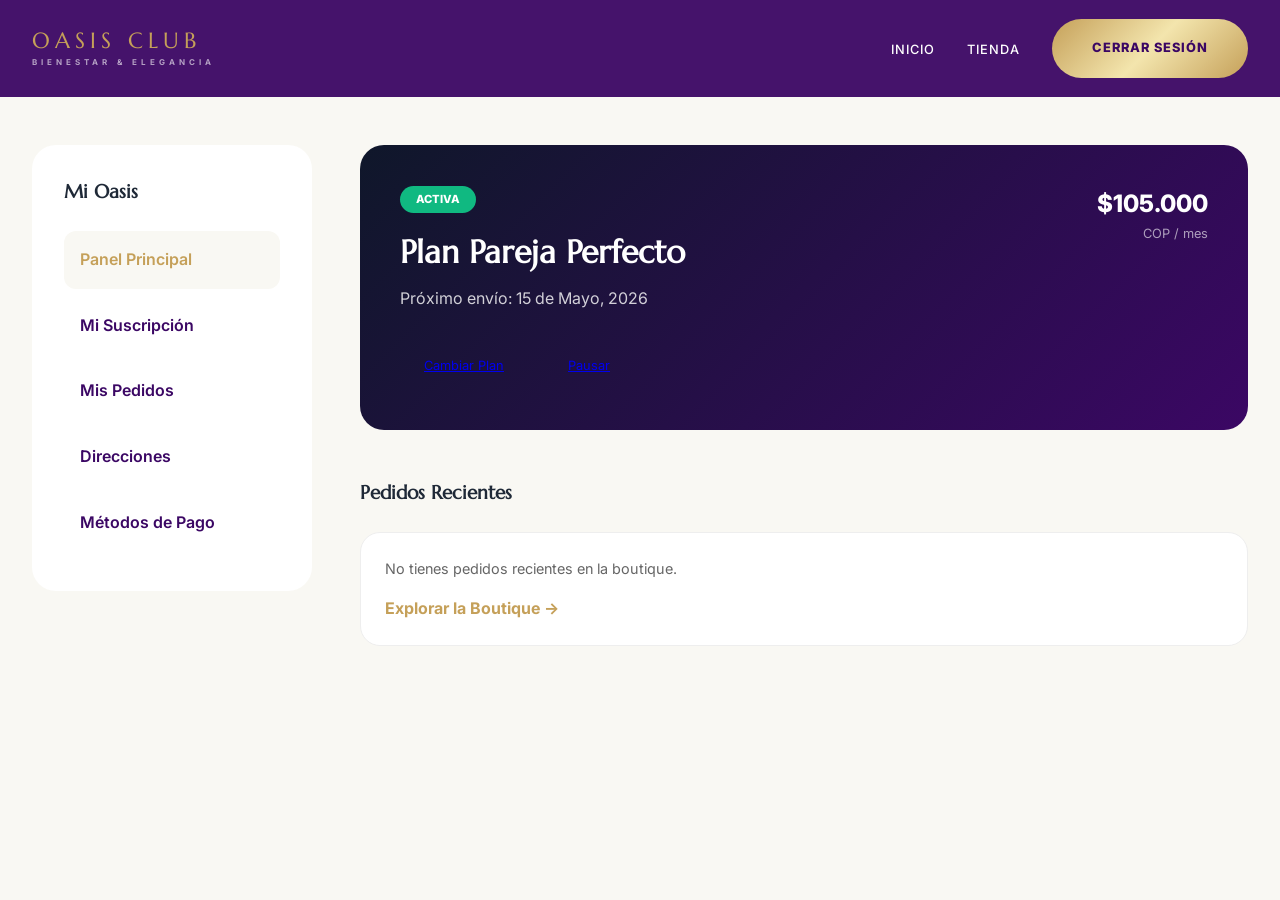
<file: account.html>
<!DOCTYPE html>
<html lang="es">
<head>
    <meta charset="UTF-8">
    <meta name="viewport" content="width=device-width, initial-scale=1.0">
    <meta name="description" content="Panel de cuenta Oasis Club: administra suscripción, pedidos, direcciones y perfil en un solo lugar.">
    <meta name="robots" content="noindex,follow">
    <link rel="canonical" href="https://oasisclub.co/account/">
    <meta property="og:type" content="website">
    <meta property="og:title" content="Mi Cuenta | Oasis Club">
    <meta property="og:description" content="Gestiona tu plan y actividad de compra en Oasis Club desde tu panel de cuenta.">
    <meta property="og:url" content="https://oasisclub.co/account/">
    <meta property="og:image" content="https://oasisclub.co/hero.png">
    <meta name="twitter:card" content="summary_large_image">
    <title>Mi Cuenta | Oasis Club</title>
    <link href="https://fonts.googleapis.com/css2?family=Marcellus&family=Inter:wght@300;400;700&display=swap" rel="stylesheet">
    <link rel="stylesheet" href="style.css">
</head>
<body style="background: var(--bg-cream);">
    <nav id="main-nav">
        <div class="container">
            <div class="nav-brand">
                <a href="index.html" class="logo">OASIS CLUB</a>
                <div class="slogan-nav">BIENESTAR & ELEGANCIA</div>
            </div>
            <ul class="nav-links">
                <li><a href="index.html">Inicio</a></li>
                <li><a href="index.html#boutique">Tienda</a></li>
                <li><a href="auth.html" class="btn-nav-accent">Cerrar Sesión</a></li>
            </ul>
        </div>
    </nav>

    <main class="container">
        <div class="account-grid reveal">
            <!-- MENÚ LATERAL -->
            <aside class="account-nav">
                <h3 style="font-family: var(--font-heading); margin-bottom: 1.5rem;">Mi Oasis</h3>
                <ul>
                    <li><a href="account.html" class="active">Panel Principal</a></li>
                    <li><a href="membership.html#planes">Mi Suscripción</a></li>
                    <li><a href="checkout.html">Mis Pedidos</a></li>
                    <li><a href="contacto.html">Direcciones</a></li>
                    <li><a href="checkout.html">Métodos de Pago</a></li>
                </ul>
            </aside>

            <!-- CONTENIDO PRINCIPAL -->
            <div class="account-content">
                <div class="subscription-card">
                    <div style="display: flex; justify-content: space-between; align-items: flex-start;">
                        <div>
                            <span class="subscription-status">ACTIVA</span>
                            <h2 style="font-family: var(--font-heading); font-size: 2rem; margin-top: 1rem;">Plan Pareja Perfecto</h2>
                            <p style="opacity: 0.8; margin-top: 0.5rem;">Próximo envío: 15 de Mayo, 2026</p>
                        </div>
                        <div style="text-align: right;">
                            <span style="font-size: 1.5rem; font-weight: 800;">$105.000</span>
                            <p style="font-size: 0.8rem; opacity: 0.6;">COP / mes</p>
                        </div>
                    </div>
                    <div style="margin-top: 2rem; display: flex; gap: 1rem;">
                        <a href="membership.html#planes" class="btn-glass" style="padding: 0.8rem 1.5rem; font-size: 0.8rem;">Cambiar Plan</a>
                        <a href="contacto.html" class="btn-glass" style="padding: 0.8rem 1.5rem; font-size: 0.8rem; border-color: rgba(255,255,255,0.2);">Pausar</a>
                    </div>
                </div>

                <div style="margin-top: 3rem;">
                    <h3 style="font-family: var(--font-heading); margin-bottom: 1.5rem;">Pedidos Recientes</h3>
                    <div style="background: white; padding: 1.5rem; border-radius: 20px; border: 1px solid #eee;">
                        <p style="color: #666; font-size: 0.9rem;">No tienes pedidos recientes en la boutique.</p>
                        <a href="index.html#boutique" style="color: var(--oasis-gold); font-weight: 700; text-decoration: none; display: block; margin-top: 1rem;">Explorar la Boutique →</a>
                    </div>
                </div>
            </div>
        </div>
    </main>

    <script src="main.js"></script>
</body>
</html>
</file>
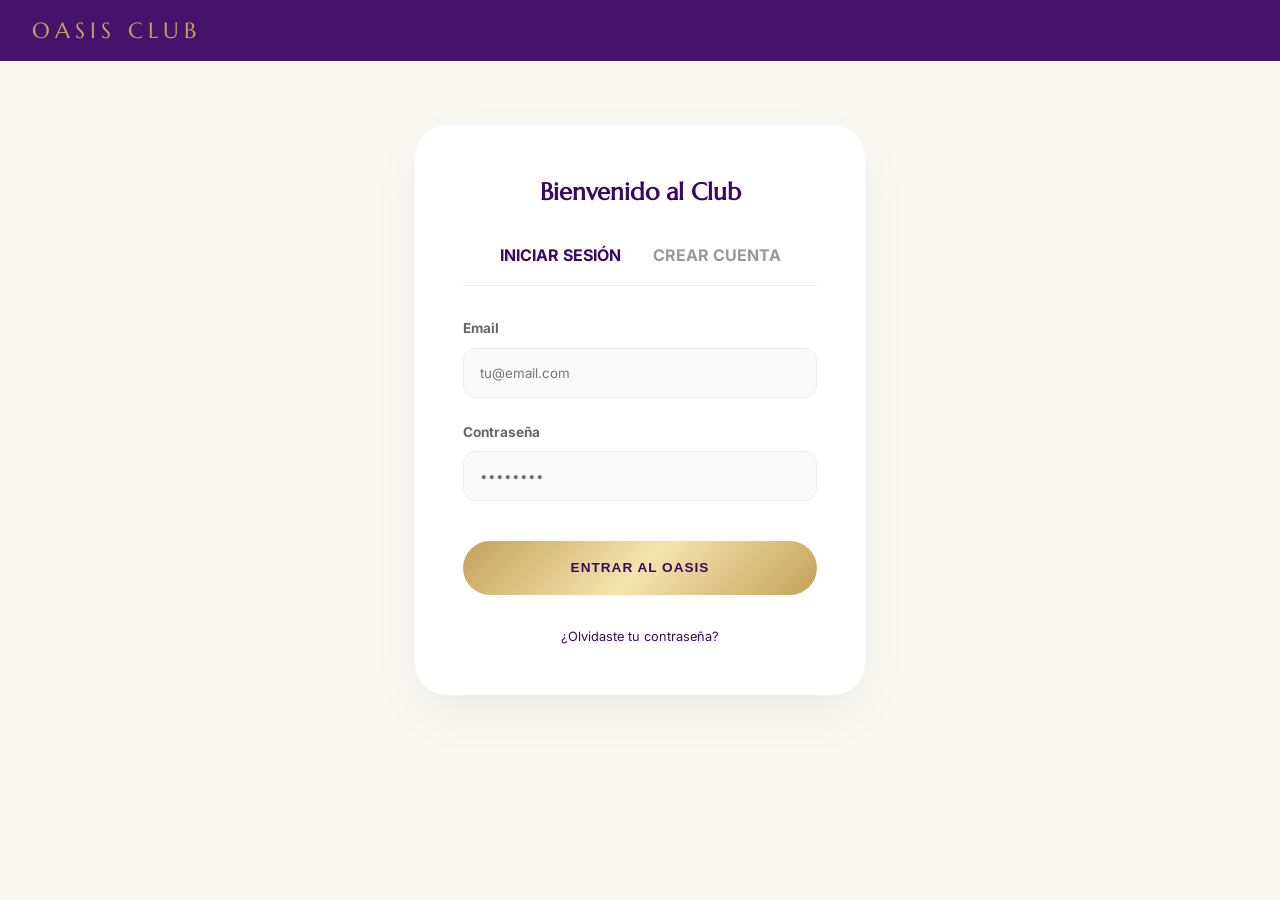
<file: auth.html>
<!DOCTYPE html>
<html lang="es">
<head>
    <meta charset="UTF-8">
    <meta name="viewport" content="width=device-width, initial-scale=1.0">
    <meta name="description" content="Accede o crea tu cuenta en Oasis Club para gestionar membresías, pedidos y beneficios exclusivos.">
    <meta name="robots" content="noindex,follow">
    <link rel="canonical" href="https://oasisclub.co/auth/">
    <meta property="og:type" content="website">
    <meta property="og:title" content="Mi Cuenta Oasis Club | Ingreso Seguro">
    <meta property="og:description" content="Inicia sesión en Oasis Club para administrar tu experiencia de compra y membresía.">
    <meta property="og:url" content="https://oasisclub.co/auth/">
    <meta property="og:image" content="https://oasisclub.co/hero.png">
    <meta name="twitter:card" content="summary_large_image">
    <title>Unirse al Club | Oasis Club</title>
    <link href="https://fonts.googleapis.com/css2?family=Marcellus&family=Inter:wght@300;400;700&display=swap" rel="stylesheet">
    <link rel="stylesheet" href="style.css">
</head>
<body style="background: var(--bg-cream);">
    <nav id="main-nav">
        <div class="container">
            <div class="nav-brand">
                <a href="index.html" class="logo">OASIS CLUB</a>
            </div>
        </div>
    </nav>

    <div class="auth-container reveal">
        <h2 style="font-family: var(--font-heading); text-align: center; color: var(--oasis-purple); margin-bottom: 2rem;">Bienvenido al Club</h2>
        
        <div class="tabs" style="display: flex; gap: 2rem; justify-content: center; margin-bottom: 2rem; border-bottom: 1px solid #eee; padding-bottom: 1rem;">
            <a href="auth.html" style="text-decoration: none; font-weight: 700; color: var(--oasis-purple);">INICIAR SESIÓN</a>
            <a href="auth.html?tab=registro" style="text-decoration: none; font-weight: 700; color: #999;">CREAR CUENTA</a>
        </div>

        <form>
            <div class="form-group">
                <label>Email</label>
                <input type="email" placeholder="tu@email.com">
            </div>
            <div class="form-group">
                <label>Contraseña</label>
                <input type="password" placeholder="••••••••">
            </div>
            <button class="btn-primary" style="width: 100%; margin-top: 1rem;">Entrar al Oasis</button>
            
            <p style="text-align: center; margin-top: 2rem; font-size: 0.8rem;">
                <a href="contacto.html" style="color: var(--oasis-purple); text-decoration: none;">¿Olvidaste tu contraseña?</a>
            </p>
        </form>
    </div>

    <script src="main.js"></script>
</body>
</html>
</file>
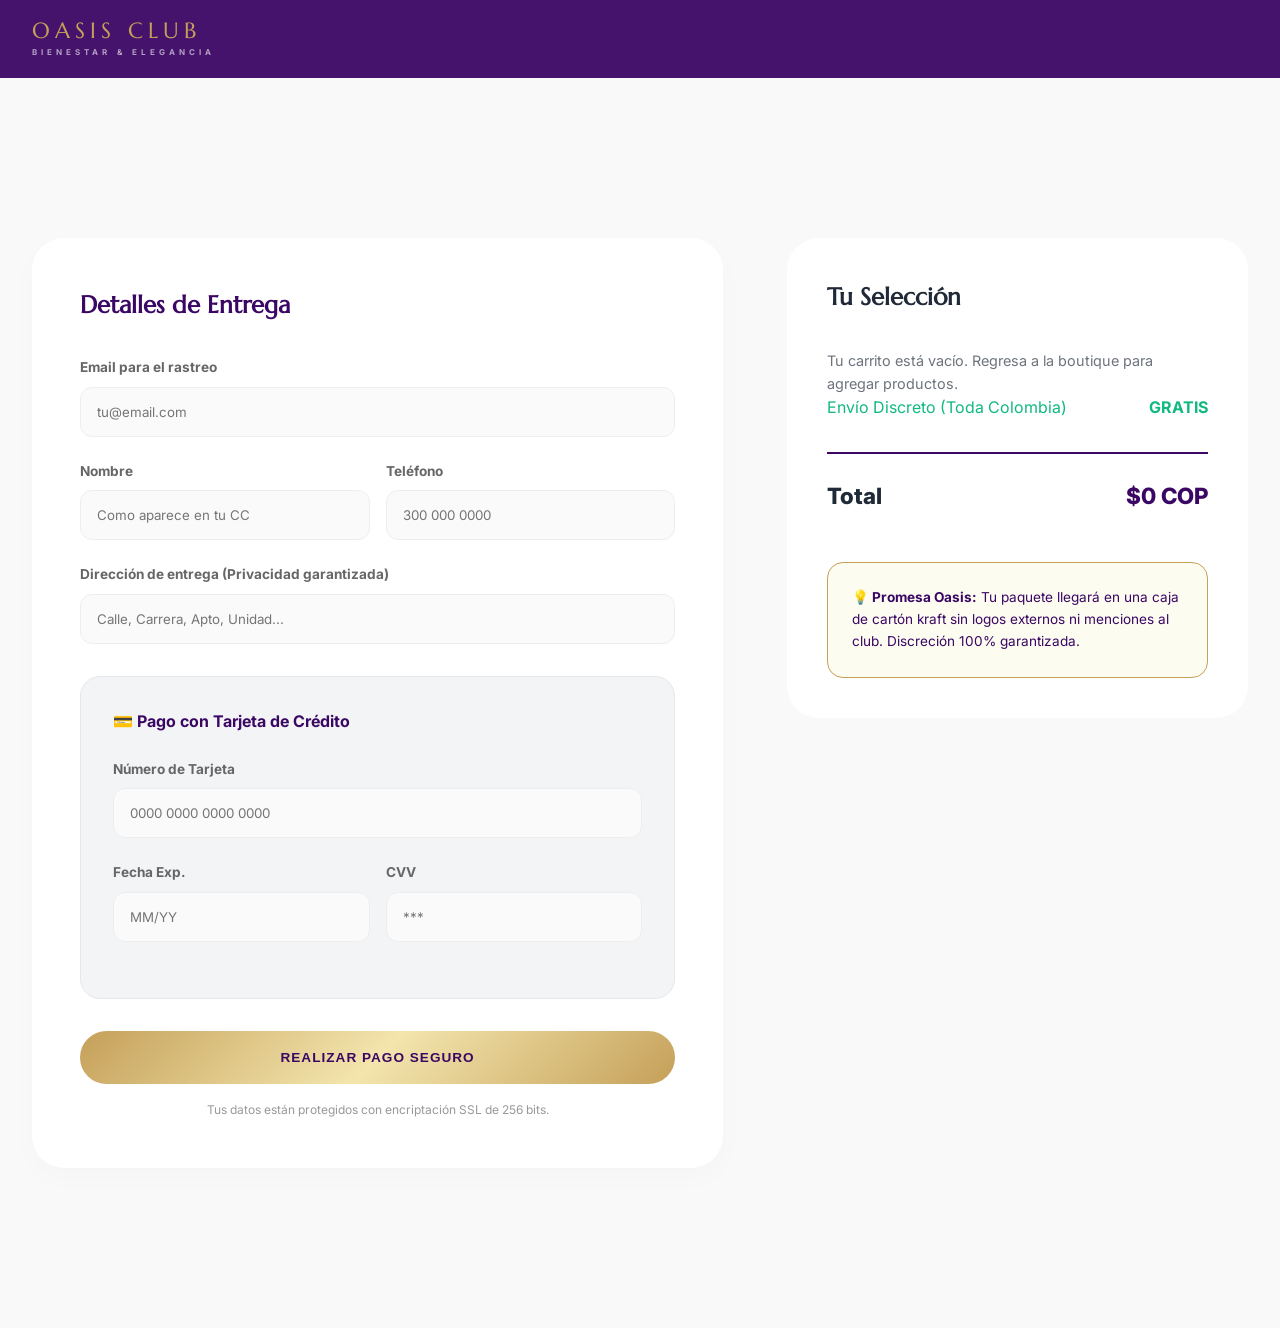
<file: checkout.html>
<!DOCTYPE html>
<html lang="es">
<head>
    <meta charset="UTF-8">
    <meta name="viewport" content="width=device-width, initial-scale=1.0">
    <meta name="description" content="Finaliza tu compra en Oasis Club de forma segura, con protección de datos y envío discreto a toda Colombia.">
    <meta name="robots" content="noindex,follow">
    <link rel="canonical" href="https://oasisclub.co/checkout/">
    <meta property="og:type" content="website">
    <meta property="og:title" content="Checkout Oasis Club | Pago Seguro">
    <meta property="og:description" content="Completa tu pedido en Oasis Club con proceso seguro, privado y confiable.">
    <meta property="og:url" content="https://oasisclub.co/checkout/">
    <meta property="og:image" content="https://oasisclub.co/hero.png">
    <meta name="twitter:card" content="summary_large_image">
    <title>Finalizar Pedido | Oasis Club</title>
    <link rel="preconnect" href="https://fonts.googleapis.com">
    <link rel="preconnect" href="https://fonts.gstatic.com" crossorigin>
    <link href="https://fonts.googleapis.com/css2?family=Marcellus&family=Inter:wght@300;400;500;700&display=swap" rel="stylesheet">
    <link rel="stylesheet" href="style.css">
</head>
<body style="background: #f9f9f9;">
    <nav id="main-nav">
        <div class="container">
            <div class="nav-brand">
                <a href="index.html" class="logo">OASIS CLUB</a>
                <div class="slogan-nav">BIENESTAR & ELEGANCIA</div>
            </div>
        </div>
    </nav>

    <main class="section">
        <div class="container">
            <div class="checkout-grid">
                <!-- FORMULARIO DE ENVÍO Y PAGO -->
                <div class="checkout-form reveal">
                    <h2 style="font-family: var(--font-heading); margin-bottom: 2rem; color: var(--oasis-purple);">Detalles de Entrega</h2>
                    
                    <div class="form-group">
                        <label>Email para el rastreo</label>
                        <input type="email" placeholder="tu@email.com">
                    </div>
                    
                    <div class="checkout-row-two">
                        <div class="form-group">
                            <label>Nombre</label>
                            <input type="text" placeholder="Como aparece en tu CC">
                        </div>
                        <div class="form-group">
                            <label>Teléfono</label>
                            <input type="tel" placeholder="300 000 0000">
                        </div>
                    </div>

                    <div class="form-group">
                        <label>Dirección de entrega (Privacidad garantizada)</label>
                        <input type="text" placeholder="Calle, Carrera, Apto, Unidad...">
                    </div>

                    <!-- MÓDULO DE PAGO CON TARJETA -->
                    <div class="card-input-wrapper">
                        <h3 style="font-size: 1rem; margin-bottom: 1.5rem; color: var(--oasis-purple);">💳 Pago con Tarjeta de Crédito</h3>
                        <div class="form-group">
                            <label>Número de Tarjeta</label>
                            <input type="text" placeholder="0000 0000 0000 0000">
                        </div>
                        <div class="checkout-row-two">
                            <div class="form-group">
                                <label>Fecha Exp.</label>
                                <input type="text" placeholder="MM/YY">
                            </div>
                            <div class="form-group">
                                <label>CVV</label>
                                <input type="password" placeholder="***">
                            </div>
                        </div>
                    </div>

                    <button id="main-checkout-btn" class="btn-primary" style="width: 100%; margin-top: 2rem;">Realizar Pago Seguro</button>
                    <p style="text-align: center; margin-top: 1rem; font-size: 0.75rem; color: #999;">
                        Tus datos están protegidos con encriptación SSL de 256 bits.
                    </p>
                </div>

                <!-- RESUMEN DEL PEDIDO -->
                <div class="checkout-summary reveal delay-1">
                    <div class="checkout-summary-card" style="background: white; padding: 2.5rem; border-radius: 32px;">
                        <h2 style="font-family: var(--font-heading); margin-bottom: 2rem; font-size: 1.5rem;">Tu Selección</h2>
                        
                        <div id="checkout-items-list">
                            <div style="display: flex; justify-content: space-between; margin-bottom: 1rem; padding-bottom: 1rem; border-bottom: 1px solid #f0f0f0;">
                                <span>Combo Placer Total (Tienda)</span>
                                <strong>$285.000</strong>
                            </div>
                        </div>
                        
                        <div style="display: flex; justify-content: space-between; margin-bottom: 1rem; color: #10b981;">
                            <span>Envío Discreto (Toda Colombia)</span>
                            <strong>GRATIS</strong>
                        </div>

                        <div style="display: flex; justify-content: space-between; margin-top: 2rem; padding-top: 1.5rem; border-top: 2px solid var(--oasis-purple); font-size: 1.4rem; font-weight: 800;">
                            <span>Total</span>
                            <span id="checkout-total" style="color: var(--oasis-purple);">$285.000</span>
                        </div>

                        <div style="margin-top: 3rem; background: #fdfcf0; padding: 1.5rem; border-radius: 16px; border: 1px solid var(--oasis-gold);">
                            <p style="font-size: 0.85rem; color: var(--oasis-purple);">
                                <strong>💡 Promesa Oasis:</strong> Tu paquete llegará en una caja de cartón kraft sin logos externos ni menciones al club. Discreción 100% garantizada.
                            </p>
                        </div>
                    </div>
                </div>
            </div>
        </div>
    </main>

    <script src="main.js"></script>
</body>
</html>
</file>
<file: style.css>
/*
Theme Name: Oasis Club
Theme URI: https://oasisclub.co
Author: Oasis Club
Author URI: https://oasisclub.co
Description: Tema WordPress para Oasis Club (membresía + boutique), basado en la demo HTML responsive.
Version: 1.0.0
Requires at least: 6.0
Tested up to: 6.5
Requires PHP: 7.4
Text Domain: oasis-club
*/

:root {
    --oasis-purple: #3b0764;
    --oasis-purple-light: #581c87;
    --oasis-gold: #c5a059;
    --oasis-gold-light: #f3e5ad;
    --bg-cream: #f9f8f3;
    --text-dark: #1f2937;
    --font-heading: 'Marcellus', serif;
    --font-body: 'Inter', sans-serif;
    --card-gold-grad: linear-gradient(135deg, #c5a059 0%, #f3e5ad 50%, #c5a059 100%);
    --card-dark-grad: linear-gradient(135deg, #0f172a 0%, #3b0764 100%);
    --radius-pill: 50px;
}

* { margin: 0; padding: 0; box-sizing: border-box; }
html { scroll-behavior: smooth; }
body { font-family: var(--font-body); background-color: var(--bg-cream); color: var(--text-dark); line-height: 1.6; }

.container { max-width: 1300px; margin: 0 auto; padding: 0 2rem; }

/* NAV */
#main-nav { background: rgba(59, 7, 100, 0.95); backdrop-filter: blur(10px); padding: 1.2rem 0; color: white; position: sticky; top: 0; z-index: 1000; }
#main-nav .container { display: flex; justify-content: space-between; align-items: center; }
.logo { font-family: var(--font-heading); font-size: 1.4rem; letter-spacing: 5px; color: var(--oasis-gold); text-decoration: none; display: block; line-height: 1; }
.slogan-nav { font-size: 0.5rem; letter-spacing: 4px; opacity: 0.6; margin-top: 0.3rem; text-transform: uppercase; font-weight: 700; }
.nav-brand { display: flex; flex-direction: column; align-items: flex-start; }
.nav-links { display: flex; list-style: none; gap: 2rem; align-items: center; }
.nav-links a { color: white; text-decoration: none; font-size: 0.8rem; font-weight: 500; text-transform: uppercase; letter-spacing: 1px; }
.btn-nav-accent { background: var(--oasis-gold); color: var(--oasis-purple) !important; padding: 0.8rem 1.5rem; border-radius: 50px; font-weight: 800 !important; transition: all 0.3s; }
.btn-nav-accent:hover { transform: scale(1.05); background: white; }

/* HERO */
.hero { height: 90vh; position: relative; display: flex; align-items: center; color: white; overflow: hidden; }
.hero-bg { position: absolute; width: 100%; height: 100%; background-size: cover; background-position: center; filter: brightness(0.6); }
.hero-overlay { position: absolute; width: 100%; height: 100%; background: linear-gradient(to right, rgba(59, 7, 100, 0.5), transparent); }
.hero-content { position: relative; z-index: 1; max-width: 700px; padding: 3rem; }
.badge-new { background: var(--oasis-gold); color: var(--oasis-purple); padding: 0.5rem 1rem; border-radius: 4px; font-size: 0.7rem; font-weight: 800; text-transform: uppercase; letter-spacing: 2px; margin-bottom: 2rem; display: inline-block; }
.hero h1 { font-family: var(--font-heading); font-size: 4.5rem; line-height: 1.1; margin-bottom: 1.5rem; }
.hero p { font-size: 1.2rem; margin-bottom: 3rem; opacity: 0.9; }

/* STEPS SECTION */
.section { padding: 10rem 0; }
.section-header { text-align: center; margin-bottom: 6rem; max-width: 800px; margin-left: auto; margin-right: auto; }
.section-header h2 { font-size: 3.5rem; color: var(--oasis-purple); margin-top: 1rem; }
.subtitle { color: var(--oasis-gold); text-transform: uppercase; letter-spacing: 4px; font-weight: 800; font-size: 0.75rem; display: block; }
.steps-grid { display: grid; grid-template-columns: repeat(3, 1fr); gap: 3rem; }
.step-card { background: white; padding: 3rem; border-radius: 24px; box-shadow: 0 10px 30px rgba(0,0,0,0.02); transition: transform 0.3s; }
.step-card:hover { transform: translateY(-10px); }
.step-num { font-family: var(--font-heading); font-size: 3rem; color: var(--oasis-gold); opacity: 0.3; margin-bottom: 1rem; }

/* PREVIEW GALLERY */
.preview-section { background: white; }
.philosophy-grid { display: grid; grid-template-columns: 1fr 1fr; gap: 6rem; align-items: center; }
.value-highlight { margin-top: 3rem; padding: 2rem; background: var(--bg-cream); border-radius: 16px; border-left: 4px solid var(--oasis-gold); }
.price-old { text-decoration: line-through; opacity: 0.5; margin-right: 1rem; }
.price-new { color: var(--oasis-purple); font-weight: 800; font-size: 1.5rem; }
.preview-gallery { display: grid; grid-template-columns: 1fr 1fr; gap: 1rem; }
.gallery-item { height: 300px; background-size: cover; background-position: center; border-radius: 20px; }

/* PLANES */
.planes-section { background: #fafaf9; padding-bottom: 10rem; } /* Más espacio al final */
.pricing-grid { display: grid; grid-template-columns: repeat(3, 1fr); gap: 2.5rem; margin-top: 4rem; }
.pricing-card { background: white; border-radius: 32px; padding: 4rem 2.5rem; position: relative; transition: all 0.4s; border: 1px solid rgba(0,0,0,0.05); display: flex; flex-direction: column; justify-content: space-between; }
.pricing-card.featured { background: var(--oasis-purple); color: white; transform: scale(1.05); box-shadow: 0 30px 60px rgba(59, 7, 100, 0.2); }
.plan-header h3 { font-family: var(--font-heading); font-size: 1.8rem; margin-bottom: 0.5rem; }
.amount { font-size: 3rem; font-weight: 700; font-family: var(--font-heading); margin: 2rem 0; display: block; }
.plan-features { list-style: none; margin-bottom: 3rem; }
.plan-features li { margin-bottom: 1rem; display: flex; align-items: center; gap: 0.8rem; }
.plan-features li::before { content: "✧"; color: var(--oasis-gold); }
.btn-primary, .btn-action, .btn-nav-accent {
    display: inline-block;
    padding: 1.2rem 2.5rem;
    border-radius: var(--radius-pill);
    text-decoration: none;
    font-weight: 800;
    text-transform: uppercase;
    letter-spacing: 1px;
    font-size: 0.85rem;
    transition: all 0.3s cubic-bezier(0.4, 0, 0.2, 1);
    border: none;
    cursor: pointer;
    text-align: center;
}

.btn-primary, .btn-nav-accent {
    background: var(--card-gold-grad);
    color: var(--oasis-purple);
}

.btn-action, .btn-outline {
    display: inline-block;
    padding: 0.9rem 1.5rem;
    border-radius: 50px;
    text-decoration: none;
    font-weight: 700;
    text-transform: uppercase;
    letter-spacing: 1.5px;
    font-size: 0.65rem;
    transition: all 0.3s ease;
    text-align: center;
    cursor: pointer;
}

.btn-action {
    background: var(--oasis-purple);
    color: white;
    border: 1px solid var(--oasis-purple);
}

.btn-outline {
    background: transparent;
    color: var(--oasis-purple);
    border: 1px solid var(--oasis-purple);
}

.btn-action:hover {
    background: var(--oasis-purple-light);
    transform: translateY(-2px);
}

.btn-outline:hover {
    background: var(--oasis-purple);
    color: white;
    transform: translateY(-2px);
}

.badge-popular {
    position: absolute;
    top: -20px;
    left: 50%;
    transform: translateX(-50%);
    background: var(--card-gold-grad);
    color: var(--oasis-purple);
    padding: 0.6rem 1.5rem;
    border-radius: var(--radius-pill);
    font-weight: 800;
    font-size: 0.7rem;
    letter-spacing: 2px;
    box-shadow: 0 5px 15px rgba(197, 160, 89, 0.4);
}

.scarcity-msg { text-align: center; margin-top: 4rem; font-style: italic; opacity: 0.6; font-size: 0.9rem; }

/* ANIMATIONS */
.reveal { opacity: 0; transform: translateY(30px); transition: all 0.8s ease; }
.reveal.active { opacity: 1; transform: translateY(0); }
.delay-1 { transition-delay: 0.2s; }
.delay-2 { transition-delay: 0.4s; }
.delay-3 { transition-delay: 0.6s; }

/* SHOP / BOUTIQUE COMPONENT */
.shop-section { background: white; }
.shop-cta { text-align: center; margin-top: 5rem; }
.product-grid { 
    display: grid; 
    grid-template-columns: repeat(auto-fill, minmax(280px, 1fr)); 
    gap: 2.5rem; 
    margin-top: 4rem; 
}

.product-card { background: var(--bg-cream); border-radius: 28px; overflow: hidden; transition: all 0.3s ease; border: 1px solid rgba(0,0,0,0.03); display: flex; flex-direction: column; }
.product-card:hover { transform: translateY(-10px); box-shadow: 0 20px 40px rgba(0,0,0,0.05); }
.product-img { height: 300px; background-size: cover; background-position: center; }
.product-info {
    background: #fff;
    padding: 2rem;
    text-align: center;
    display: flex;
    flex-direction: column;
    flex: 1;
    border-top: 1px solid rgba(0,0,0,0.06);
}
.product-info .category {
    color: #4b5563;
    font-weight: 700;
}
.product-info h3 { font-family: var(--font-heading); color: #2d1450; margin: 0.8rem 0; font-size: 1.2rem; min-height: 3rem; display: flex; align-items: center; justify-content: center; }
.product-info .price { font-weight: 800; color: #b48a3d; display: block; margin-bottom: 1.5rem; font-size: 1.1rem; }

/* Staggered loading for Infinite Scroll */
@keyframes fadeInUpStagger {
    from { opacity: 0; transform: translateY(20px); }
    to { opacity: 1; transform: translateY(0); }
}
.stagger-item { animation: fadeInUpStagger 0.6s ease forwards; opacity: 0; }

/* Botones Responsivos Avanzados */
.product-btns { 
    display: flex; 
    gap: 0.8rem; 
    margin-top: auto; 
    flex-wrap: nowrap; /* Mantenemos horizontal si es posible */
}
.product-btns .btn-action, .product-btns .btn-outline { 
    flex: 1; 
    min-width: 0; /* Permitimos encoger */
    white-space: nowrap; 
    display: flex; 
    align-items: center; 
    justify-content: center; 
    gap: 0.4rem;
    height: 45px;
    font-size: 0.6rem;
    padding: 0 0.5rem;
}

/* Enlaces Legales Horizontales */
.footer-legal-links {
    display: flex;
    gap: 2rem;
    flex-wrap: wrap;
    list-style: none;
    padding: 0;
    margin-top: 1rem;
}
.footer-legal-links a {
    font-size: 0.85rem;
    opacity: 0.7;
    text-decoration: none;
    color: white;
    transition: opacity 0.3s;
}
.footer-legal-links a:hover { opacity: 1; }

/* FOOTER COMPONENT */
.main-footer { background: var(--oasis-purple); color: white; padding: 10rem 0 5rem; } /* Mucho más aire */
.footer-grid { display: grid; grid-template-columns: 2fr repeat(2, 1fr); gap: 4rem; margin-bottom: 6rem; }
.footer-col h4 { font-family: var(--font-heading); color: var(--oasis-gold); margin-bottom: 2rem; letter-spacing: 2px; text-transform: uppercase; font-size: 0.9rem; }
.footer-col ul { list-style: none; }
.footer-col a { color: rgba(255,255,255,0.7); text-decoration: none; display: block; margin-bottom: 1.2rem; font-size: 0.95rem; transition: color 0.3s; }
.footer-col a:hover { color: var(--oasis-gold); }
.footer-bottom { border-top: 1px solid rgba(255,255,255,0.1); padding-top: 3rem; display: flex; justify-content: space-between; align-items: center; font-size: 0.85rem; color: rgba(255,255,255,0.4); }

/* PRODUCT SINGLE PAGE STYLES */
.product-detail-grid { display: grid; grid-template-columns: 1.2fr 1fr; gap: 5rem; margin-top: 4rem; align-items: start; }
.product-gallery img { width: 100%; border-radius: 40px; box-shadow: 0 30px 60px rgba(0,0,0,0.05); }
.product-meta h1 { font-family: var(--font-heading); font-size: 3.5rem; color: var(--oasis-purple); margin-bottom: 1rem; }
.product-meta .price { font-size: 2rem; font-weight: 700; color: var(--oasis-gold); margin-bottom: 2rem; display: block; }
.product-description { font-size: 1.1rem; color: #666; margin-bottom: 3rem; line-height: 1.8; }
.trust-badges { display: flex; gap: 2rem; margin-top: 3rem; padding-top: 2rem; border-top: 1px solid #eee; }
.badge-item { font-size: 0.75rem; font-weight: 700; text-transform: uppercase; color: #999; display: flex; align-items: center; gap: 0.5rem; }

/* SIDEBAR CART STYLES */
.cart-sidebar {
    position: fixed;
    top: 0;
    right: -450px;
    width: 400px;
    height: 100%;
    background: white;
    z-index: 2000;
    box-shadow: -20px 0 50px rgba(0,0,0,0.1);
    transition: all 0.5s cubic-bezier(0.4, 0, 0.2, 1);
    display: flex;
    flex-direction: column;
    padding: 2rem;
}

.cart-sidebar.active {
    right: 0;
}

.cart-header {
    display: flex;
    justify-content: space-between;
    align-items: center;
    border-bottom: 1px solid #eee;
    padding-bottom: 1.5rem;
}

.close-btn {
    background: none;
    border: none;
    font-size: 2rem;
    cursor: pointer;
    color: var(--oasis-purple);
}

.cart-items { flex: 1; padding: 2rem 0; overflow-y: auto; }
.empty-msg { text-align: center; color: #999; margin-top: 5rem; }

.cart-footer {
    border-top: 1px solid #eee;
    padding-top: 2rem;
}

.cart-total {
    display: flex;
    justify-content: space-between;
    margin-bottom: 2rem;
    font-weight: 700;
    font-size: 1.2rem;
}

/* CHECKOUT STYLES */
.checkout-grid { display: grid; grid-template-columns: 1.5fr 1fr; gap: 4rem; }
.checkout-form { background: white; padding: 3rem; border-radius: 32px; box-shadow: 0 10px 30px rgba(0,0,0,0.02); }
.form-group { margin-bottom: 1.5rem; }
.form-group label { display: block; font-size: 0.85rem; font-weight: 700; color: #666; margin-bottom: 0.5rem; }
.form-group input { width: 100%; padding: 1rem; border-radius: 12px; border: 1px solid #eee; background: #fafafa; font-family: var(--font-body); }
.checkout-row-two { display: grid; grid-template-columns: 1fr 1fr; gap: 1rem; }
.checkout-summary-card { position: sticky; top: 120px; }

.card-input-wrapper {
    background: #f3f4f6;
    padding: 2rem;
    border-radius: 20px;
    margin-top: 2rem;
    border: 1px solid #e5e7eb;
}

/* AUTH & ACCOUNT STYLES */
.auth-container { max-width: 450px; margin: 4rem auto; padding: 3rem; background: white; border-radius: 32px; box-shadow: 0 20px 50px rgba(0,0,0,0.05); }
.account-grid { display: grid; grid-template-columns: 280px 1fr; gap: 3rem; margin-top: 3rem; }
.account-nav { background: white; padding: 2rem; border-radius: 24px; height: fit-content; }
.account-nav ul { list-style: none; }
.account-nav li a { display: block; padding: 1rem; color: var(--oasis-purple); text-decoration: none; border-radius: 12px; margin-bottom: 0.5rem; transition: all 0.3s; font-weight: 600; }
.account-nav li a.active, .account-nav li a:hover { background: var(--bg-cream); color: var(--oasis-gold); }

.subscription-card { background: var(--card-dark-grad); color: white; padding: 2.5rem; border-radius: 24px; position: relative; overflow: hidden; }
.subscription-status { background: #10b981; color: white; padding: 0.4rem 1rem; border-radius: 50px; font-size: 0.7rem; font-weight: 800; }

/* LEGAL PAGES */
.legal-block {
    background: white;
    border-radius: 18px;
    padding: 1.25rem;
    border: 1px solid rgba(0, 0, 0, 0.05);
    margin-bottom: 1rem;
}
.legal-block h2 {
    color: var(--oasis-purple);
    font-family: var(--font-heading);
    font-size: clamp(1.2rem, 4vw, 1.7rem);
    margin-bottom: 0.55rem;
}
.legal-block p {
    font-size: 0.95rem;
}

/* ============================================
   RESPONSIVE SYSTEM - Mobile First
   Breakpoints: 480 | 768 | 1024
   ============================================ */

/* Hamburger button (hidden on desktop) */
.nav-hamburger {
    display: none;
    background: none;
    border: none;
    cursor: pointer;
    color: var(--oasis-purple);
    padding: 0.5rem;
}

@media (max-width: 1024px) {
    .product-grid { grid-template-columns: repeat(3, 1fr); }
    .pricing-grid { grid-template-columns: 1fr; max-width: 480px; margin-left: auto; margin-right: auto; gap: 2rem; }
    .pricing-card.featured { transform: scale(1); }
    .shop-layout { grid-template-columns: 220px 1fr !important; gap: 2rem !important; }
    .features-grid { grid-template-columns: 1fr !important; gap: 2rem !important; }
    .steps-grid { grid-template-columns: 1fr !important; }
    .hero-content h1 { font-size: 3.5rem; }
}

@media (max-width: 768px) {
    /* NAV */
    .container { padding: 0 1.5rem; }
    #main-nav { padding: 1rem 0; }
    .nav-hamburger { display: flex; }
    .nav-links {
        display: none;
        position: fixed;
        top: 0; left: 0; right: 0; bottom: 0;
        background: white;
        flex-direction: column;
        align-items: center;
        justify-content: center;
        gap: 2.5rem;
        z-index: 999;
        font-size: 1.2rem;
    }
    .nav-links.open { display: flex; }
    .nav-links li a { font-size: 1.2rem; }

    /* HERO: compacto y legible en móvil */
    .hero-slider { height: auto; min-height: 90svh; }
    .slide { min-height: 90svh; padding: 6rem 0 4rem; align-items: flex-end; }
    .hero-content { max-width: 100%; }
    .hero-content h1 { font-size: clamp(1.8rem, 7vw, 2.4rem); line-height: 1.15; margin: 0.8rem 0; }
    .hero-content p { font-size: 0.9rem; line-height: 1.6; margin-bottom: 1.5rem; }
    .hero-btns { flex-direction: column; gap: 0.7rem; }
    .hero-btns a { text-align: center; width: 100%; padding: 1rem 1.5rem; font-size: 0.72rem; }
    .slider-arrows { display: none; }
    .slider-dots { bottom: 16px; }

    /* SECTIONS */
    .section { padding: 3.5rem 0; }
    .section-header h2 { font-size: clamp(1.6rem, 6vw, 2rem); }

    /* PRODUCT CARDS: botones siempre en fila, consistentes */
    .product-grid { grid-template-columns: repeat(2, 1fr); gap: 0.9rem; }
    .product-img { height: 180px; }
    .product-info { padding: 1rem; }
    .product-info .category { font-size: 0.6rem; }
    .product-info h3 { font-size: 0.88rem; min-height: auto; margin: 0.3rem 0; }
    .product-info .price { font-size: 0.88rem; margin-bottom: 0.8rem; }

    /* PRODUCT BTN: fila siempre, sin desbordarse */
    .product-btns { flex-direction: row; gap: 0.4rem; flex-wrap: nowrap; overflow: hidden; }
    .product-btns .btn-action,
    .product-btns .btn-outline {
        flex: 1; min-width: 0; height: 40px;
        font-size: 0.55rem; letter-spacing: 0.5px;
        padding: 0 0.25rem; white-space: nowrap;
    }

    /* PRICING PLANS: carrusel horizontal swipeable */
    .pricing-grid {
        display: flex !important;
        flex-direction: row !important;
        overflow-x: auto !important;
        scroll-snap-type: x mandatory !important;
        -webkit-overflow-scrolling: touch !important;
        gap: 1.2rem !important;
        padding: 1.5rem 1.5rem 2.5rem !important;
        margin: 1.5rem -1.5rem 0 !important;
        max-width: none !important;
        scrollbar-width: none !important;
    }
    .pricing-grid::-webkit-scrollbar { display: none; }
    .pricing-card {
        scroll-snap-align: center !important;
        flex: 0 0 82vw !important;
        max-width: 320px !important;
        padding: 2rem 1.5rem !important;
    }
    .pricing-card.featured { transform: scale(1) !important; margin: 0 !important; }
    .plan-features li { display: flex; align-items: center; gap: 0.3rem; }

    /* SHOP LAYOUT */
    .shop-layout { grid-template-columns: 1fr !important; }
    .shop-filters {
        display: flex;
        flex-wrap: wrap;
        gap: 1.5rem;
        padding: 1.5rem;
        background: var(--bg-cream);
        border-radius: 20px;
        margin-bottom: 2rem;
    }
    .filter-group { margin-bottom: 0 !important; flex: 1; min-width: 140px; }
    .shop-content .product-grid { margin-top: 0; }

    /* MEMBERSHIP */
    .features-grid { grid-template-columns: 1fr !important; gap: 2rem !important; }
    .membership-hero h1 { font-size: 2.8rem !important; }

    /* FOOTER */
    .footer-grid { grid-template-columns: 1fr !important; text-align: center; gap: 3rem; }
    .brand-col { order: -1; }
    .trust-icons { justify-content: center !important; }
    .footer-legal-links { justify-content: center; gap: 1rem; }
    .footer-col[style*="span 2"] { grid-column: span 1 !important; }

    /* CHECKOUT / ACCOUNT */
    .checkout-grid, .account-grid { grid-template-columns: 1fr; }
    .checkout-row-two { grid-template-columns: 1fr; }
    .checkout-summary-card { position: static; top: auto; }

    /* BUTTONS — compactos, sin 100% width */
    .btn-primary { padding: 0.9rem 1.8rem; font-size: 0.75rem; }
    .btn-hero-outline { padding: 0.9rem 1.8rem; font-size: 0.7rem; }

    /* HERO: fix real — sobreescribir DESPUÉS del base 90vh */
    /* (el override de altura está abajo, junto al selector base) */
}

@media (max-width: 480px) {
    .product-grid { grid-template-columns: repeat(2, 1fr); gap: 0.75rem; }
    .product-img { height: 220px; }
    /* Botones en columna en pantalla muy pequeña pero sin 100% width */
    .product-btns { flex-direction: column; gap: 0.4rem; }
    .product-btns .btn-action,
    .product-btns .btn-outline {
        width: auto;
        align-self: stretch;
        height: 42px;
        font-size: 0.6rem;
        letter-spacing: 0.8px;
        padding: 0 0.8rem;
    }
    .hero-content h1 { font-size: clamp(1.4rem, 8vw, 1.9rem); }
    .section-header h2 { font-size: 1.5rem; }
    .pricing-card { flex: 0 0 88vw !important; }
    .shop-filters { flex-direction: column; }
    .filter-group { min-width: unset; width: 100%; }
    .amount { font-size: 2.6rem !important; }
    /* Hero buttons: compact, NOT full width */
    .hero-btns a { width: auto; align-self: center; }
    .section-header { padding: 0 0.5rem; }
}
/* HERO SLIDER — base styles */
.hero-slider { height: 90vh; position: relative; overflow: hidden; background: #000; }
@media (max-width: 768px) { .hero-slider { height: 70vh; } }
@media (max-width: 480px) { .hero-slider { height: 60vh; } }
.slides { height: 100%; position: relative; }
.slide { 
    position: absolute; 
    top: 0; left: 0; width: 100%; height: 100%; 
    background-size: cover; background-position: center; 
    display: flex; align-items: center; 
    opacity: 0;
    visibility: hidden;
    transition: opacity 0.6s ease-in-out, visibility 0s linear 0.6s;
    z-index: 1;
}
.slide.active {
    opacity: 1;
    visibility: visible;
    transition: opacity 0.6s ease-in-out;
    z-index: 2;
}
.slide .container { position: relative; z-index: 10; }
.hero-content { max-width: 700px; }
.hero-content h1 { font-family: var(--font-heading); font-size: 4.5rem; margin: 1.5rem 0; line-height: 1; color: white; text-shadow: 0 10px 30px rgba(0,0,0,0.3); }
.hero-content p { font-size: 1.3rem; margin-bottom: 3rem; color: white; opacity: 0.9; }
.hero-btns { display: flex; gap: 1.5rem; }

.slider-dots { 
    position: absolute; bottom: 40px; left: 50%; transform: translateX(-50%); 
    display: flex; gap: 1.2rem; z-index: 100; 
}
.dot { 
    width: 10px; height: 10px; border-radius: 50%; background: rgba(255,255,255,0.3); 
    cursor: pointer; transition: all 0.4s; 
}
.slider-arrows button {
    position: absolute;
    top: 50%;
    transform: translateY(-50%);
    background: rgba(255,255,255,0.1);
    border: 1px solid rgba(255,255,255,0.3);
    color: white;
    width: 60px;
    height: 60px;
    border-radius: 50%;
    font-size: 2.5rem;
    cursor: pointer;
    z-index: 100;
    transition: all 0.3s;
    display: flex;
    align-items: center;
    justify-content: center;
    backdrop-filter: blur(5px);
}
.slider-arrows button:hover { background: var(--oasis-gold); border-color: var(--oasis-gold); color: var(--oasis-purple); }
.prev-slide { left: 40px; }
.next-slide { right: 40px; }

/* Slider mobile rules are handled in the main responsive block above */

.btn-outline {
    display: inline-block;
    padding: 1.2rem 3rem;
    border: 2px solid var(--oasis-purple);
    color: var(--oasis-purple);
    border-radius: var(--radius-pill);
    text-decoration: none;
    font-weight: 800;
    text-transform: uppercase;
    letter-spacing: 2px;
    font-size: 0.8rem;
    transition: all 0.4s;
    background: transparent;
}
.btn-outline:hover {
    background: var(--oasis-purple);
    color: white;
    transform: translateY(-5px);
    box-shadow: 0 15px 30px rgba(59, 7, 100, 0.2);
}

/* Hero secondary CTA — borde blanco sólido sobre fondo oscuro */
.btn-hero-outline {
    display: inline-block;
    padding: 1.2rem 3rem;
    border: 2px solid rgba(255,255,255,0.85);
    color: white;
    border-radius: var(--radius-pill);
    text-decoration: none;
    font-weight: 700;
    text-transform: uppercase;
    letter-spacing: 2px;
    font-size: 0.75rem;
    transition: all 0.3s ease;
    background: rgba(255,255,255,0.08);
    backdrop-filter: blur(4px);
}
.btn-hero-outline:hover {
    background: white;
    color: var(--oasis-purple);
    transform: translateY(-3px);
    box-shadow: 0 10px 25px rgba(0,0,0,0.15);
}

/* WHATSAPP FLOATING BUTTON */
.whatsapp-float {
    position: fixed;
    bottom: 2rem;
    right: 2rem;
    width: 58px;
    height: 58px;
    background: #25D366;
    border-radius: 50%;
    display: flex;
    align-items: center;
    justify-content: center;
    box-shadow: 0 8px 25px rgba(37, 211, 102, 0.4);
    z-index: 9999;
    text-decoration: none;
    transition: all 0.3s ease;
    animation: whatsapp-pulse 2.5s infinite;
}
.whatsapp-float:hover {
    transform: scale(1.1);
    box-shadow: 0 12px 35px rgba(37, 211, 102, 0.55);
}
.whatsapp-float svg {
    width: 30px;
    height: 30px;
    fill: white;
}
@keyframes whatsapp-pulse {
    0%   { box-shadow: 0 0 0 0 rgba(37, 211, 102, 0.5); }
    70%  { box-shadow: 0 0 0 14px rgba(37, 211, 102, 0); }
    100% { box-shadow: 0 0 0 0 rgba(37, 211, 102, 0); }
}

/* HAMBURGER */
.nav-hamburger { color: var(--oasis-purple); }
.nav-hamburger-close {
    display: none;
    position: fixed;
    top: 1.5rem;
    right: 1.5rem;
    z-index: 1300;
    background: none;
    border: none;
    cursor: pointer;
    color: var(--oasis-purple);
}

/* ============================================
   RESPONSIVE HARDENING + TOUCH INTERACTIONS
   ============================================ */
html,
body {
    max-width: 100%;
    overflow-x: hidden;
}

img,
svg,
video,
canvas {
    max-width: 100%;
    height: auto;
}

.container {
    width: min(1300px, 100%);
}

h1,
h2,
h3 {
    overflow-wrap: anywhere;
}

p,
li,
a,
button,
input,
label {
    overflow-wrap: break-word;
}

body.menu-open {
    overflow: hidden;
}

.nav-links a:focus-visible,
.btn-action:focus-visible,
.btn-outline:focus-visible,
.btn-primary:focus-visible,
.btn-hero-outline:focus-visible,
.product-card.is-clickable:focus-visible {
    outline: 2px solid var(--oasis-gold);
    outline-offset: 3px;
}

.product-card {
    width: 100%;
    max-width: 100%;
}

.product-card.is-clickable {
    cursor: pointer;
}

.pricing-grid,
.product-grid {
    max-width: 100%;
}

.dot.active {
    background: white;
    transform: scale(1.15);
}

.hero-slider,
.slide,
.slides {
    touch-action: pan-y;
}

.pricing-grid,
.product-grid.horizontal-cards {
    -webkit-overflow-scrolling: touch;
}

@media (max-width: 1024px) {
    .hero-content h1,
    .hero h1 {
        font-size: clamp(2.2rem, 7vw, 3.2rem);
        line-height: 1.1;
    }

    .section-header h2,
    .product-meta h1 {
        font-size: clamp(2rem, 5.5vw, 2.8rem);
    }

    .hero-content p,
    .hero p {
        font-size: clamp(0.95rem, 2.8vw, 1.1rem);
    }
}

@media (max-width: 1200px) {
    .hero-content {
        max-width: 620px;
    }

    .hero-content h1,
    .hero h1 {
        font-size: clamp(2.2rem, 5.2vw, 3.3rem);
        line-height: 1.05;
        margin: 1rem 0;
    }

    .hero-content p,
    .hero p {
        font-size: clamp(0.95rem, 2.2vw, 1.1rem);
        margin-bottom: 1.5rem;
    }

    .hero-btns {
        gap: 0.9rem;
        flex-wrap: wrap;
    }

    .hero-btns a {
        padding: 0.9rem 1.5rem;
    }
}

@media (max-width: 900px) {
    .hero-slider {
        min-height: 82svh;
    }

    .slide {
        align-items: flex-end;
        padding: 5.5rem 0 3rem;
    }

    .hero-content {
        max-width: 100%;
    }

    .badge-new {
        margin-bottom: 0.9rem;
        font-size: 0.62rem;
        letter-spacing: 1.2px;
    }

    .hero-content h1,
    .hero h1 {
        font-size: clamp(1.9rem, 7.3vw, 2.8rem);
    }

    .hero-content p,
    .hero p {
        max-width: 60ch;
    }

    .slider-arrows button {
        width: 46px;
        height: 46px;
        font-size: 2rem;
    }

    .prev-slide {
        left: 12px;
    }

    .next-slide {
        right: 12px;
    }
}

@media (max-width: 768px) {
    .nav-hamburger {
        z-index: 1300;
    }

    body.menu-open .nav-hamburger {
        display: none !important;
    }

    body.menu-open .nav-hamburger-close {
        display: block !important;
    }

    .nav-links {
        z-index: 1200 !important;
    }

    .nav-links.open {
        display: flex !important;
    }

    .hero-slider {
        height: auto;
        min-height: 86svh;
    }

    .slide {
        min-height: 86svh;
        align-items: flex-end;
        padding: 6.5rem 0 4rem;
    }

    .hero-content {
        padding: 0;
    }

    .hero-btns {
        flex-wrap: wrap;
        gap: 0.7rem;
    }

    .hero-btns a {
        max-width: 100%;
    }

    .section {
        padding: 4rem 0;
    }

    .cart-sidebar {
        width: min(100vw, 420px);
        right: -100vw;
    }

    .footer-bottom {
        flex-direction: column;
        gap: 0.8rem;
        text-align: center;
    }

    .product-grid.horizontal-cards {
        display: flex;
        flex-wrap: nowrap;
        overflow-x: auto;
        gap: 1rem;
        margin-left: -1.5rem;
        margin-right: -1.5rem;
        padding: 0 1.5rem 0.6rem;
        scroll-snap-type: x mandatory;
    }

    .product-grid.horizontal-cards .product-card {
        flex: 0 0 min(82vw, 320px);
        scroll-snap-align: start;
    }

    .nav-links {
        padding: 6rem 2rem 2rem;
        justify-content: flex-start;
        align-items: flex-start;
    }

    .nav-links li {
        width: 100%;
    }

    .nav-links li a {
        display: block;
        width: 100%;
        padding: 0.9rem 0;
        border-bottom: 1px solid rgba(0, 0, 0, 0.08);
    }
}

@media (max-width: 480px) {
    .container {
        padding: 0 1rem;
    }

    .logo {
        font-size: 1.1rem;
        letter-spacing: 3px;
    }

    .slogan-nav {
        letter-spacing: 2px;
        font-size: 0.45rem;
    }

    .hero-content h1,
    .hero h1 {
        font-size: clamp(1.7rem, 9vw, 2.1rem);
    }

    .amount {
        font-size: clamp(2rem, 9vw, 2.5rem) !important;
    }

    .pricing-card {
        flex: 0 0 min(90vw, 340px) !important;
    }

    .shop-layout {
        gap: 1.2rem !important;
    }

    .shop-filters {
        padding: 1rem !important;
        gap: 0.8rem !important;
        margin-bottom: 1rem !important;
    }

    .shop-content .product-grid {
        margin-top: 0.3rem !important;
    }

    .product-info {
        padding: 0.85rem;
    }

    .product-info h3 {
        font-size: 0.82rem;
        line-height: 1.25;
    }

    .product-btns .btn-action,
    .product-btns .btn-outline {
        height: 38px;
        font-size: 0.52rem;
    }

    .whatsapp-float {
        right: 1rem;
        bottom: 1rem;
        width: 54px;
        height: 54px;
    }
}

/* SHOP FILTER ACTIVE STATE */
.shop-filters a.is-active-filter {
    color: var(--oasis-purple) !important;
    font-weight: 800 !important;
    text-decoration: underline !important;
    text-underline-offset: 2px;
}

/* SHOP GRID OVERRIDE: ALWAYS 3 COLUMNS */
.shop-content .product-grid {
    grid-template-columns: repeat(3, minmax(0, 1fr)) !important;
}

/* HOME BOUTIQUE GRID: ALWAYS 4 COLUMNS */
#boutique .product-grid {
    grid-template-columns: repeat(4, minmax(0, 1fr)) !important;
}

.home-categories-grid {
    margin-top: 1.2rem;
    display: grid;
    grid-template-columns: repeat(3, minmax(0, 1fr));
    gap: 0.55rem;
}

.home-categories-grid a {
    background: #fff;
    border: 1px solid rgba(59, 7, 100, 0.15);
    color: var(--oasis-purple);
    text-decoration: none;
    border-radius: 999px;
    padding: 0.45rem 0.7rem;
    font-size: 0.72rem;
    font-weight: 700;
    text-align: center;
}

/* SHOP FILTERS RESPONSIVE SYSTEM */
.shop-filters {
    background: #fff;
    border: 1px solid rgba(0, 0, 0, 0.05);
    border-radius: 20px;
    padding: 1.2rem !important;
}

.shop-filters .filter-group {
    margin-bottom: 1.2rem !important;
}

.shop-filters .filter-group:last-child {
    margin-bottom: 0 !important;
}

.shop-filters .filter-group h4 {
    margin-bottom: 0.8rem !important;
    font-size: 0.7rem !important;
    letter-spacing: 1.4px !important;
}

.shop-filters .filter-group ul {
    display: grid;
    gap: 0.45rem;
}

.shop-filters .filter-group li {
    margin-bottom: 0 !important;
}

.shop-filters .filter-group a {
    display: inline-flex;
    align-items: center;
    min-height: 34px;
    border-radius: 10px;
    padding: 0.2rem 0.35rem;
    line-height: 1.2;
}

.shop-filters input[type="range"] {
    width: 100%;
    height: 6px;
}

@media (max-width: 1024px) {
    .shop-layout {
        grid-template-columns: 1fr !important;
        gap: 1.1rem !important;
    }

    .shop-filters {
        display: grid;
        grid-template-columns: repeat(3, minmax(0, 1fr));
        gap: 0.9rem;
        margin-bottom: 0.5rem;
    }
}

/* MOBILE PRICING CAROUSEL: FEATURED CENTER + SIDE PEEKS */
@media (max-width: 768px) {
    #boutique .product-grid {
        grid-template-columns: repeat(4, minmax(0, 1fr)) !important;
        gap: 0.55rem !important;
    }

    .shop-filters {
        display: flex;
        flex-wrap: nowrap;
        overflow-x: auto;
        gap: 0.75rem !important;
        padding: 0.75rem !important;
        margin: 0 -0.25rem 0.5rem;
        border-radius: 14px;
        -webkit-overflow-scrolling: touch;
        scroll-snap-type: x proximity;
    }

    .shop-filters::-webkit-scrollbar {
        display: none;
    }

    .shop-filters .filter-group {
        flex: 0 0 min(82vw, 260px);
        background: #fafafa;
        border: 1px solid rgba(0, 0, 0, 0.05);
        border-radius: 14px;
        padding: 0.7rem;
        scroll-snap-align: start;
    }

    .shop-filters .filter-group a {
        font-size: 0.75rem !important;
        min-height: 32px;
    }

    .shop-content .product-grid {
        grid-template-columns: repeat(3, minmax(0, 1fr)) !important;
        gap: 0.55rem !important;
    }

    .pricing-grid {
        padding: 1.5rem 1rem 2.4rem 1.4rem !important;
        margin-left: 0 !important;
    }

    .pricing-card {
        flex: 0 0 76vw !important;
        max-width: 320px !important;
    }
}

/* MEDIUM SCREENS HERO SCALE FIX */
@media (min-width: 769px) and (max-width: 1280px) {
    .hero-slider {
        min-height: 78vh !important;
    }

    .slide {
        align-items: center !important;
        padding: 5.4rem 0 3.2rem !important;
    }

    .hero-content {
        max-width: 560px !important;
        padding: 0.6rem !important;
    }

    .hero-content h1,
    .hero h1 {
        font-size: clamp(2rem, 4.6vw, 3rem) !important;
        line-height: 1.04 !important;
        margin: 0.65rem 0 0.85rem !important;
    }

    .hero-content p,
    .hero p {
        font-size: clamp(0.95rem, 1.6vw, 1.1rem) !important;
        margin-bottom: 1.2rem !important;
        max-width: 46ch;
    }

    .hero-btns {
        gap: 0.75rem !important;
    }

    .hero-btns a {
        padding: 0.78rem 1.2rem !important;
        font-size: 0.66rem !important;
        letter-spacing: 1px !important;
    }
}

/* HERO MOBILE CENTERING TUNING */
@media (max-width: 768px) {
    .slide {
        align-items: center !important;
        padding: 4.8rem 0 4.1rem !important;
    }

    .hero-content {
        margin: 0 auto;
        text-align: center;
    }

    .hero-btns {
        justify-content: center;
    }

    .hero-btns a {
        width: auto !important;
        max-width: 100%;
    }

    .slider-dots {
        bottom: 10px;
    }
}

@media (max-width: 480px) {
    .hero-slider {
        min-height: 82svh !important;
    }

    .slide {
        min-height: 82svh !important;
        padding: 4.2rem 0 3.2rem !important;
    }

    .hero-content h1,
    .hero h1 {
        font-size: clamp(1.65rem, 8.2vw, 2rem) !important;
        line-height: 1.08;
        margin: 0.55rem 0;
    }

    .hero-content p,
    .hero p {
        font-size: 0.92rem !important;
        margin: 0 auto 1.15rem !important;
        max-width: 30ch !important;
    }

    .hero-btns a {
        padding: 0.75rem 1.05rem !important;
        font-size: 0.62rem !important;
        letter-spacing: 1px;
    }
}

/* MOBILE NAV FIX: HAMBURGER VISIBLE + DARK OVERLAY MENU */
@media (max-width: 768px) {
    .nav-hamburger {
        color: #fff !important;
    }

    .nav-hamburger-close {
        color: #fff !important;
    }

    .nav-links {
        background: var(--oasis-purple) !important;
    }

    .nav-links li a {
        color: #fff !important;
        border-bottom: 1px solid rgba(255, 255, 255, 0.16) !important;
    }

    .nav-links .btn-nav-accent {
        color: var(--oasis-purple) !important;
        border-bottom: none !important;
    }
}

/* MOBILE PRODUCT CARD POLISH */
@media (max-width: 560px) {
    .product-grid {
        grid-template-columns: repeat(2, minmax(0, 1fr)) !important;
        gap: 0.65rem !important;
    }

    .shop-content .product-grid {
        grid-template-columns: repeat(3, minmax(0, 1fr)) !important;
        gap: 0.45rem !important;
    }

    #boutique .product-grid {
        grid-template-columns: repeat(4, minmax(0, 1fr)) !important;
        gap: 0.45rem !important;
    }

    .shop-filters {
        margin: 0 0 0.45rem;
        border-radius: 12px;
        padding: 0.55rem !important;
    }

    .shop-filters .filter-group {
        flex-basis: min(86vw, 245px);
        padding: 0.65rem;
    }

    .shop-filters .filter-group h4 {
        font-size: 0.63rem !important;
    }

    .shop-filters .filter-group a {
        font-size: 0.7rem !important;
        padding: 0.2rem 0.25rem;
    }

    .product-card {
        border-radius: 16px;
    }

    .product-img {
        height: 140px !important;
        border-bottom: 1px solid rgba(0, 0, 0, 0.04);
    }

    .product-info {
        padding: 0.65rem !important;
    }

    .product-info .category {
        font-size: 0.5rem !important;
        letter-spacing: 0.5px;
    }

    .product-info h3 {
        font-size: 0.7rem !important;
        line-height: 1.25 !important;
        min-height: 2.1em;
        margin: 0.2rem 0 !important;
        justify-content: flex-start;
        text-align: left;
    }

    .product-info .price {
        font-size: 0.72rem !important;
        margin-bottom: 0.55rem !important;
        text-align: left;
    }

    .product-btns {
        flex-direction: row !important;
        flex-wrap: nowrap !important;
        gap: 0.32rem !important;
        margin-top: 0.2rem;
    }

    .product-btns .btn-action,
    .product-btns .btn-outline {
        flex: 1 1 0 !important;
        height: 30px !important;
        min-width: 0 !important;
        padding: 0 0.4rem !important;
        font-size: 0.48rem !important;
        letter-spacing: 0.4px !important;
        border-radius: 999px !important;
        white-space: nowrap !important;
        gap: 0.2rem !important;
    }

    .product-btns .btn-action i,
    .product-btns .btn-outline i {
        width: 10px !important;
        height: 10px !important;
    }

    .home-categories-grid {
        grid-template-columns: repeat(3, minmax(0, 1fr));
        gap: 0.45rem;
    }

    .home-categories-grid a {
        font-size: 0.58rem;
        padding: 0.38rem 0.34rem;
    }

    .shop-cta .btn-outline {
        padding: 0.65rem 1rem !important;
        font-size: 0.62rem !important;
        letter-spacing: 0.8px !important;
    }
}

/* PRODUCT IMAGE RATIO IMPROVEMENT */
.product-card .product-img {
    aspect-ratio: 1 / 1;
    height: auto !important;
    width: 86%;
    margin: 0.8rem auto 0;
    border-radius: 14px;
}

/* SINGLE PRODUCT RESPONSIVE */
@media (max-width: 992px) {
    .product-detail-grid {
        grid-template-columns: 1fr !important;
        gap: 1.4rem !important;
        margin-top: 1.2rem !important;
    }

    .product-gallery {
        order: -1;
    }

    .product-gallery img {
        width: min(86vw, 420px);
        margin: 0 auto;
        display: block;
        border-radius: 20px;
    }

    .product-meta h1 {
        font-size: clamp(1.6rem, 7vw, 2.2rem);
    }
}

/* SHOP MOBILE: 2 CARDS PER ROW */
@media (max-width: 768px) {
    .shop-content .product-grid {
        grid-template-columns: repeat(2, minmax(0, 1fr)) !important;
        gap: 0.6rem !important;
    }
}

@media (max-width: 560px) {
    .shop-content .product-grid {
        grid-template-columns: repeat(2, minmax(0, 1fr)) !important;
        gap: 0.55rem !important;
    }
}
</file>
